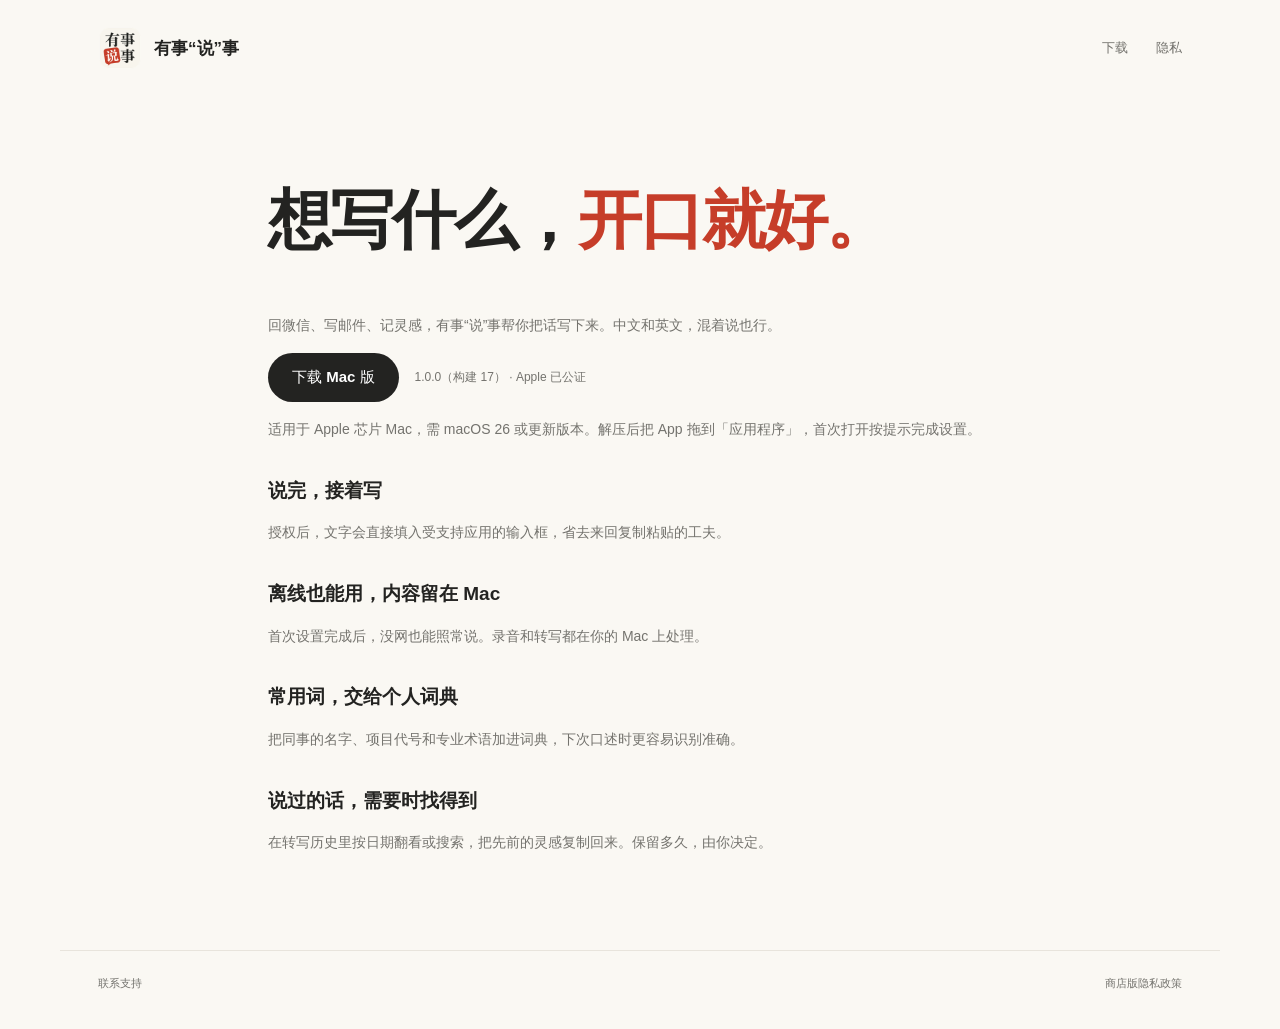
<file: index.html>
<!doctype html>
<html lang="zh-CN">
<head>
    <meta charset="utf-8">
    <meta name="viewport" content="width=device-width, initial-scale=1">
    <meta name="description" content="想写什么，开口就好。有事“说”事是为 Mac 打造的本地语音输入工具，支持中英文混合口述，在常用应用里说完就能接着写。">
    <title>有事“说”事 · Mac 本地语音输入</title>
    <link rel="stylesheet" href="styles.css">
</head>
<body>
    <header>
        <a class="brand" href="index.html">
            <img src="logo.png" alt="">
            <span>有事“说”事</span>
        </a>
        <nav aria-label="网站导航">
            <a href="#download-mac">下载</a>
            <a href="privacy-website.html">隐私</a>
        </nav>
    </header>

    <main class="policy">
        <h1>想写什么，<span>开口就好。</span></h1>
        <p>回微信、写邮件、记灵感，有事“说”事帮你把话写下来。中文和英文，混着说也行。</p>

        <section id="download-mac" aria-label="下载 Mac 独立版">
            <div class="download">
                <a class="button" href="https://danielxu123.github.io/youshi-shuoshi-support/downloads/youshi-shuoshi-mac-arm64-1.0.0-build17.zip" download>下载 Mac 版</a>
                <span class="download-note">1.0.0（构建 17） · Apple 已公证</span>
            </div>
            <p>适用于 Apple 芯片 Mac，需 macOS 26 或更新版本。解压后把 App 拖到「应用程序」，首次打开按提示完成设置。</p>
        </section>

        <section aria-label="主要功能">
            <h2>说完，接着写</h2>
            <p>授权后，文字会直接填入受支持应用的输入框，省去来回复制粘贴的工夫。</p>

            <h2>离线也能用，内容留在 Mac</h2>
            <p>首次设置完成后，没网也能照常说。录音和转写都在你的 Mac 上处理。</p>

            <h2>常用词，交给个人词典</h2>
            <p>把同事的名字、项目代号和专业术语加进词典，下次口述时更容易识别准确。</p>

            <h2>说过的话，需要时找得到</h2>
            <p>在转写历史里按日期翻看或搜索，把先前的灵感复制回来。保留多久，由你决定。</p>
        </section>
    </main>

    <footer>
        <a href="mailto:daniel_hk@126.com">联系支持</a>
        <a href="privacy.html">商店版隐私政策</a>
    </footer>
</body>
</html>
</file>
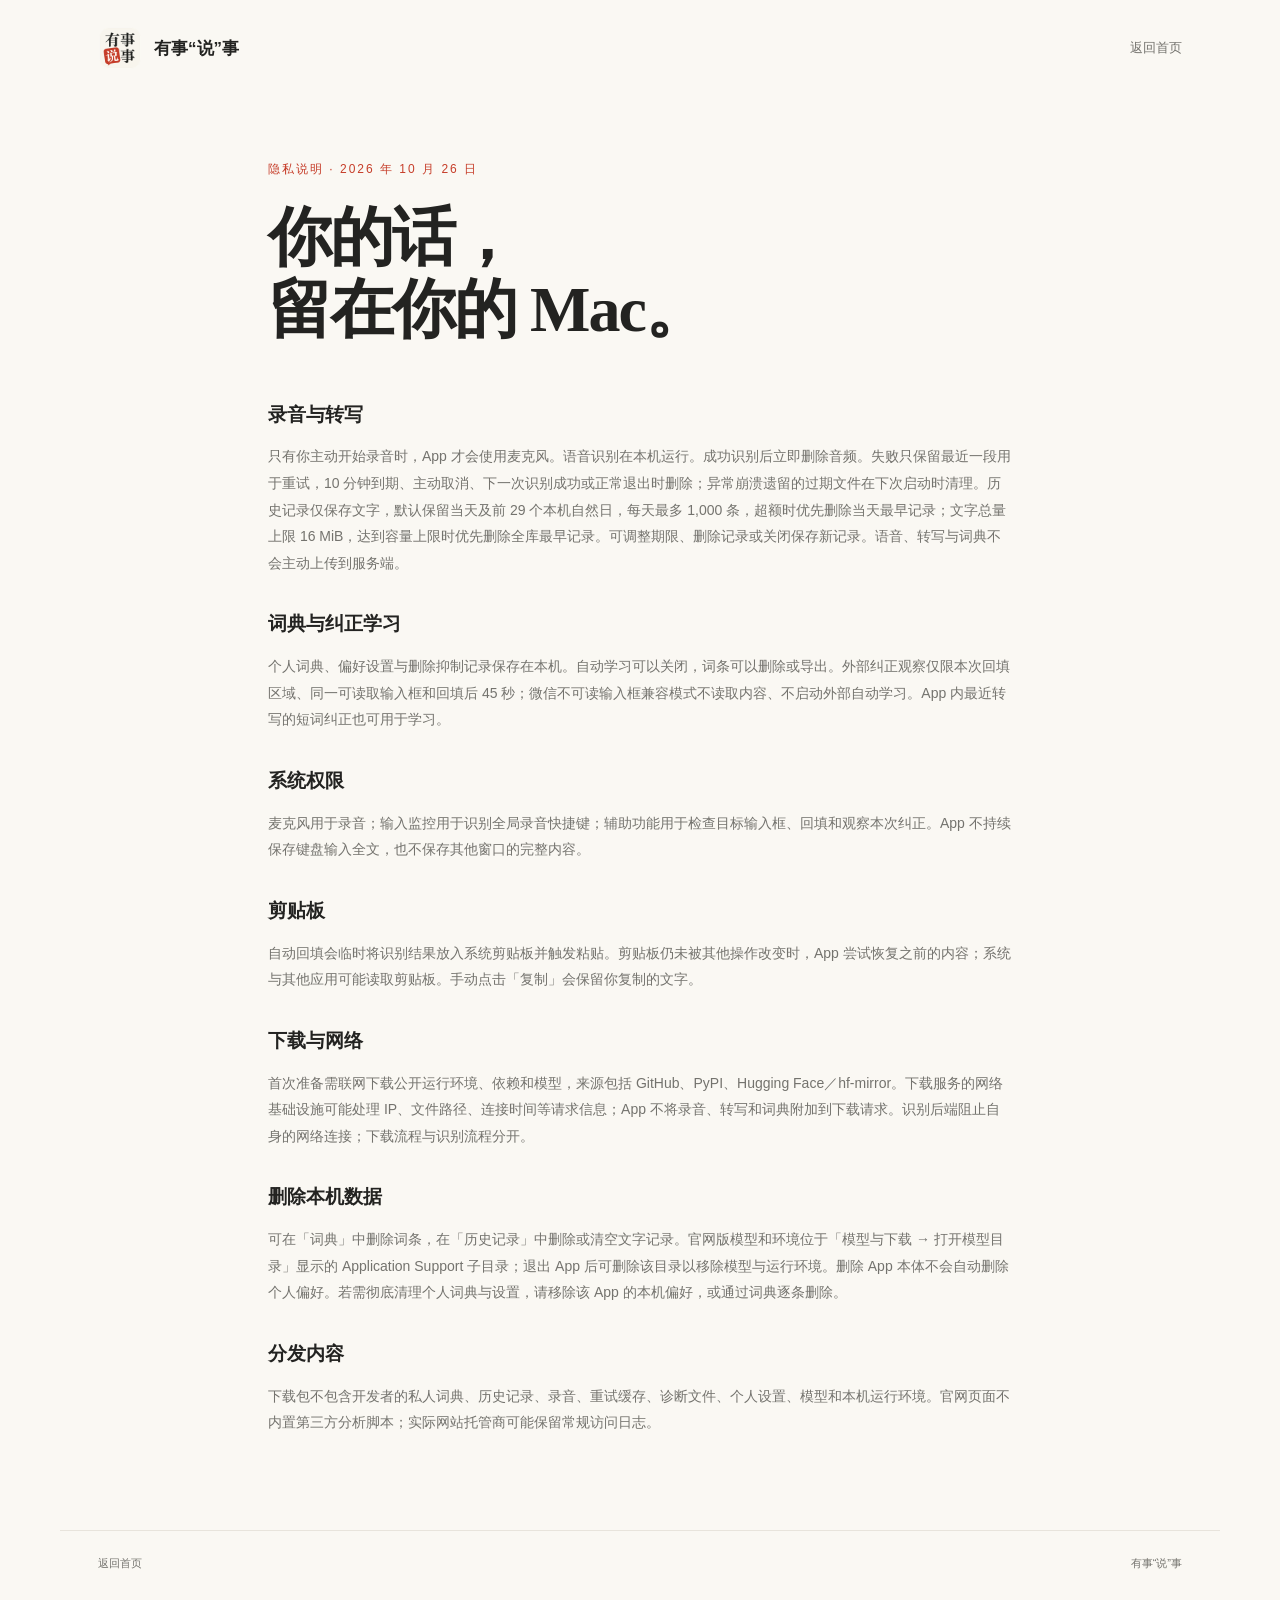
<file: privacy-website.html>
<!doctype html><html lang="zh-CN"><head><meta charset="utf-8"><meta name="viewport" content="width=device-width,initial-scale=1"><title>隐私说明 · 有事“说”事</title><link rel="stylesheet" href="styles.css"></head><body><header><a class="brand" href="index.html"><img src="logo.png" alt="有事说事标志"><span>有事“说”事</span></a><nav><a href="index.html">返回首页</a></nav></header><main class="policy"><div class="eyebrow">隐私说明 · 2026 年 10 月 26 日</div><h1>你的话，<br>留在你的 Mac。</h1><h2>录音与转写</h2><p>只有你主动开始录音时，App 才会使用麦克风。语音识别在本机运行。成功识别后立即删除音频。失败只保留最近一段用于重试，10 分钟到期、主动取消、下一次识别成功或正常退出时删除；异常崩溃遗留的过期文件在下次启动时清理。历史记录仅保存文字，默认保留当天及前 29 个本机自然日，每天最多 1,000 条，超额时优先删除当天最早记录；文字总量上限 16 MiB，达到容量上限时优先删除全库最早记录。可调整期限、删除记录或关闭保存新记录。语音、转写与词典不会主动上传到服务端。</p><h2>词典与纠正学习</h2><p>个人词典、偏好设置与删除抑制记录保存在本机。自动学习可以关闭，词条可以删除或导出。外部纠正观察仅限本次回填区域、同一可读取输入框和回填后 45 秒；微信不可读输入框兼容模式不读取内容、不启动外部自动学习。App 内最近转写的短词纠正也可用于学习。</p><h2>系统权限</h2><p>麦克风用于录音；输入监控用于识别全局录音快捷键；辅助功能用于检查目标输入框、回填和观察本次纠正。App 不持续保存键盘输入全文，也不保存其他窗口的完整内容。</p><h2>剪贴板</h2><p>自动回填会临时将识别结果放入系统剪贴板并触发粘贴。剪贴板仍未被其他操作改变时，App 尝试恢复之前的内容；系统与其他应用可能读取剪贴板。手动点击「复制」会保留你复制的文字。</p><h2>下载与网络</h2><p>首次准备需联网下载公开运行环境、依赖和模型，来源包括 GitHub、PyPI、Hugging Face／hf-mirror。下载服务的网络基础设施可能处理 IP、文件路径、连接时间等请求信息；App 不将录音、转写和词典附加到下载请求。识别后端阻止自身的网络连接；下载流程与识别流程分开。</p><h2>删除本机数据</h2><p>可在「词典」中删除词条，在「历史记录」中删除或清空文字记录。官网版模型和环境位于「模型与下载 → 打开模型目录」显示的 Application Support 子目录；退出 App 后可删除该目录以移除模型与运行环境。删除 App 本体不会自动删除个人偏好。若需彻底清理个人词典与设置，请移除该 App 的本机偏好，或通过词典逐条删除。</p><h2>分发内容</h2><p>下载包不包含开发者的私人词典、历史记录、录音、重试缓存、诊断文件、个人设置、模型和本机运行环境。官网页面不内置第三方分析脚本；实际网站托管商可能保留常规访问日志。</p></main><footer><a href="index.html">返回首页</a><span>有事“说”事</span></footer></body></html>
</file>
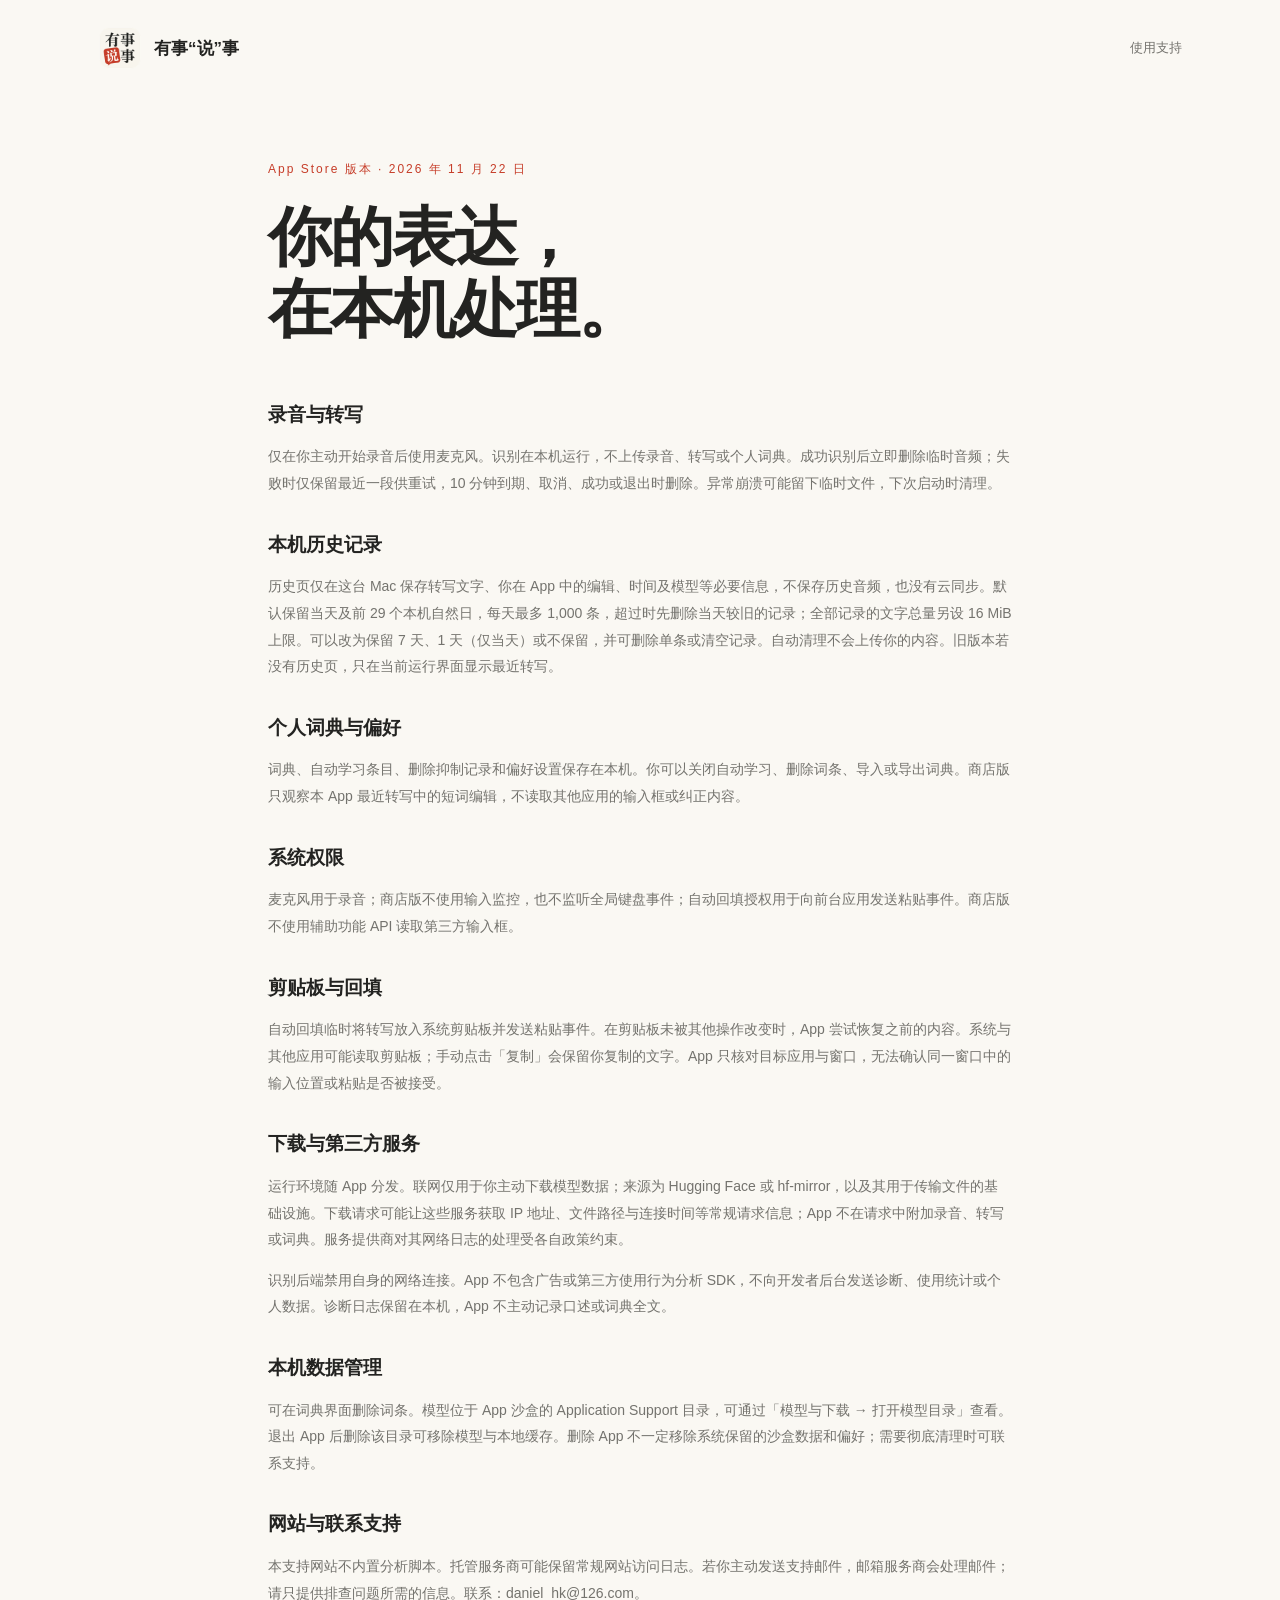
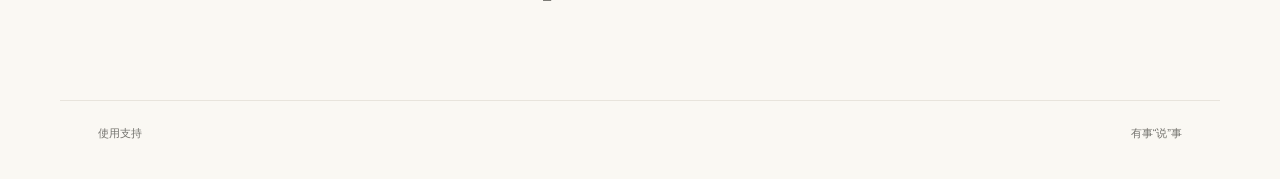
<file: privacy.html>
<!doctype html>
<html lang="zh-CN"><head><meta charset="utf-8"><meta name="viewport" content="width=device-width,initial-scale=1"><title>隐私政策 · 有事“说”事商店版</title><link rel="stylesheet" href="styles.css"></head>
<body><header><a class="brand" href="index.html"><img src="logo.png" alt="有事说事标志"><span>有事“说”事</span></a><nav><a href="index.html">使用支持</a></nav></header><main class="policy"><div class="eyebrow">App Store 版本 · 2026 年 11 月 22 日</div><h1>你的表达，<br>在本机处理。</h1>
<h2>录音与转写</h2><p>仅在你主动开始录音后使用麦克风。识别在本机运行，不上传录音、转写或个人词典。成功识别后立即删除临时音频；失败时仅保留最近一段供重试，10 分钟到期、取消、成功或退出时删除。异常崩溃可能留下临时文件，下次启动时清理。</p>
<h2>本机历史记录</h2><p>历史页仅在这台 Mac 保存转写文字、你在 App 中的编辑、时间及模型等必要信息，不保存历史音频，也没有云同步。默认保留当天及前 29 个本机自然日，每天最多 1,000 条，超过时先删除当天较旧的记录；全部记录的文字总量另设 16 MiB 上限。可以改为保留 7 天、1 天（仅当天）或不保留，并可删除单条或清空记录。自动清理不会上传你的内容。旧版本若没有历史页，只在当前运行界面显示最近转写。</p>
<h2>个人词典与偏好</h2><p>词典、自动学习条目、删除抑制记录和偏好设置保存在本机。你可以关闭自动学习、删除词条、导入或导出词典。商店版只观察本 App 最近转写中的短词编辑，不读取其他应用的输入框或纠正内容。</p>
<h2>系统权限</h2><p>麦克风用于录音；商店版不使用输入监控，也不监听全局键盘事件；自动回填授权用于向前台应用发送粘贴事件。商店版不使用辅助功能 API 读取第三方输入框。</p>
<h2>剪贴板与回填</h2><p>自动回填临时将转写放入系统剪贴板并发送粘贴事件。在剪贴板未被其他操作改变时，App 尝试恢复之前的内容。系统与其他应用可能读取剪贴板；手动点击「复制」会保留你复制的文字。App 只核对目标应用与窗口，无法确认同一窗口中的输入位置或粘贴是否被接受。</p>
<h2>下载与第三方服务</h2><p>运行环境随 App 分发。联网仅用于你主动下载模型数据；来源为 Hugging Face 或 hf-mirror，以及其用于传输文件的基础设施。下载请求可能让这些服务获取 IP 地址、文件路径与连接时间等常规请求信息；App 不在请求中附加录音、转写或词典。服务提供商对其网络日志的处理受各自政策约束。</p><p>识别后端禁用自身的网络连接。App 不包含广告或第三方使用行为分析 SDK，不向开发者后台发送诊断、使用统计或个人数据。诊断日志保留在本机，App 不主动记录口述或词典全文。</p>
<h2>本机数据管理</h2><p>可在词典界面删除词条。模型位于 App 沙盒的 Application Support 目录，可通过「模型与下载 → 打开模型目录」查看。退出 App 后删除该目录可移除模型与本地缓存。删除 App 不一定移除系统保留的沙盒数据和偏好；需要彻底清理时可联系支持。</p>
<h2>网站与联系支持</h2><p>本支持网站不内置分析脚本。托管服务商可能保留常规网站访问日志。若你主动发送支持邮件，邮箱服务商会处理邮件；请只提供排查问题所需的信息。联系：<a href="mailto:daniel_hk@126.com">daniel_hk@126.com</a>。</p></main><footer><a href="index.html">使用支持</a><span>有事“说”事</span></footer></body></html>
</file>
<file: styles.css>
@charset "UTF-8";
:root{--paper:#faf8f3;--ink:#232321;--muted:#74736e;--accent:#c63d29;--line:#e8e4dc;font-family:-apple-system,BlinkMacSystemFont,"PingFang SC",sans-serif;color:var(--ink);background:var(--paper)}*{box-sizing:border-box}body{margin:0}a{color:inherit;text-decoration:none}header,main,footer{max-width:1160px;margin:auto}header{padding:26px 38px;display:flex;align-items:center;justify-content:space-between}.brand{display:flex;align-items:center;gap:12px;font-size:17px;font-weight:650}.brand img{width:44px;height:44px;border-radius:11px}nav{display:flex;gap:28px;font-size:13px;color:var(--muted)}nav a:hover,footer a:hover{color:var(--accent)}main{padding:0 38px}.hero{padding:75px 0 92px;border-bottom:1px solid var(--line)}.eyebrow{font-size:12px;letter-spacing:2px;color:var(--accent)}h1{font-family:"Songti SC","STSong",serif;font-size:clamp(72px,8vw,112px);line-height:1.13;letter-spacing:-5px;margin:24px 0 28px;font-weight:800}h1 span{color:var(--accent)}.intro{font-size:19px;line-height:1.9;color:var(--muted);margin:0 0 30px}.download{display:flex;align-items:center;gap:16px;flex-wrap:wrap}.button{border:0;display:inline-flex;align-items:center;gap:15px;padding:15px 24px;border-radius:100px;background:var(--ink);color:white;font-size:15px;font-weight:550}.button:hover{background:var(--accent)}.preview{font-size:14px;padding:14px 22px;background:#ece8de;border-radius:100px;color:#716858}.fine{font-size:11px;color:var(--muted);margin:15px 0}.note{font-size:12px;color:var(--muted);line-height:1.8}.features{display:grid;grid-template-columns:repeat(3,1fr);gap:40px;padding:48px 0 70px}.number{font-size:11px;color:var(--accent);letter-spacing:2px}.features h2{font-size:19px;margin-top:20px}.features p,.start p,.faq p,.policy p{font-size:14px;color:var(--muted);line-height:1.9}.start{display:grid;grid-template-columns:1fr 1fr;gap:60px;padding:65px 0;border-top:1px solid var(--line);border-bottom:1px solid var(--line);scroll-margin-top:25px}.start h2{font-family:"Songti SC",serif;font-size:48px;line-height:1.35;margin:18px 0}.start ol{margin:0;list-style:none;padding:0;counter-reset:steps}.start li{position:relative;padding:0 0 20px 46px;counter-increment:steps}.start li:before{content:counter(steps,decimal-leading-zero);position:absolute;left:0;top:3px;color:var(--accent);font-size:12px}.start li strong{font-size:16px}.start li p{margin:8px 0}.faq{padding:55px 0 70px;max-width:770px}.faq>h2{font-size:25px;margin-bottom:28px}details{border-bottom:1px solid var(--line);padding:19px 0}summary{cursor:pointer;font-size:15px;font-weight:550}details p{margin:14px 0 3px}footer{padding:25px 38px 38px;border-top:1px solid var(--line);font-size:11px;color:var(--muted);display:flex;justify-content:space-between;gap:15px}.policy{max-width:820px;padding-top:65px;padding-bottom:80px}.policy h1{font-size:64px;letter-spacing:-2px;margin-bottom:55px}.policy h2{font-size:19px;margin-top:35px}.checksum{font-size:11px;color:var(--muted);word-break:break-all;max-width:680px;line-height:1.8}.download-note{font-size:12px;color:var(--muted)}@media(max-width:700px){header{padding:20px 22px}.brand{font-size:15px}.brand img{width:35px;height:35px}nav{gap:15px;font-size:12px}main{padding:0 24px}.hero{padding:55px 0 65px}h1{letter-spacing:-3px}.intro{font-size:16px}.features{grid-template-columns:1fr;gap:22px;padding:35px 0 48px}.features article{padding:10px 0}.features h2{margin:13px 0}.start{grid-template-columns:1fr;gap:28px;padding:44px 0}.start h2{font-size:38px}.faq{padding:40px 0 55px}footer{padding:25px 24px;flex-direction:column}.desktop{display:none}.policy{padding-top:40px}.policy h1{font-size:52px}.eyebrow{letter-spacing:1px}}
</file>
